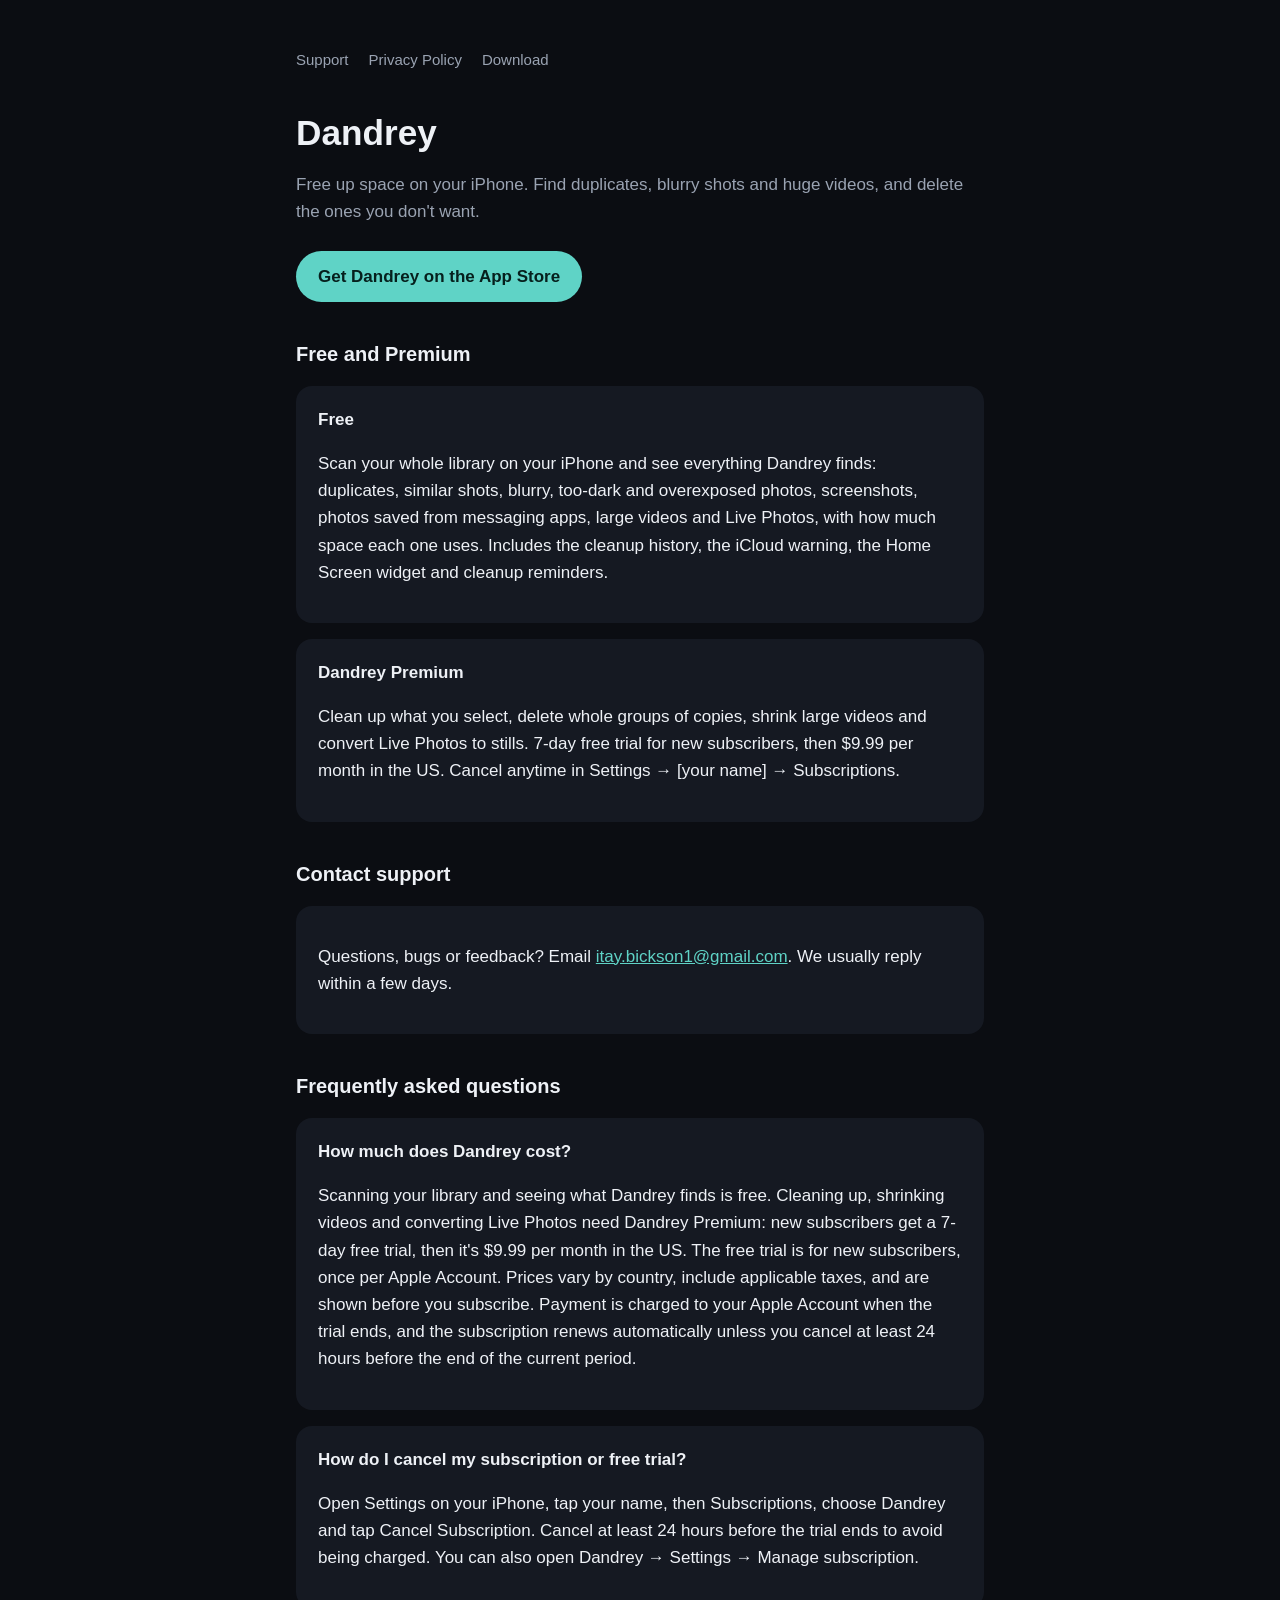
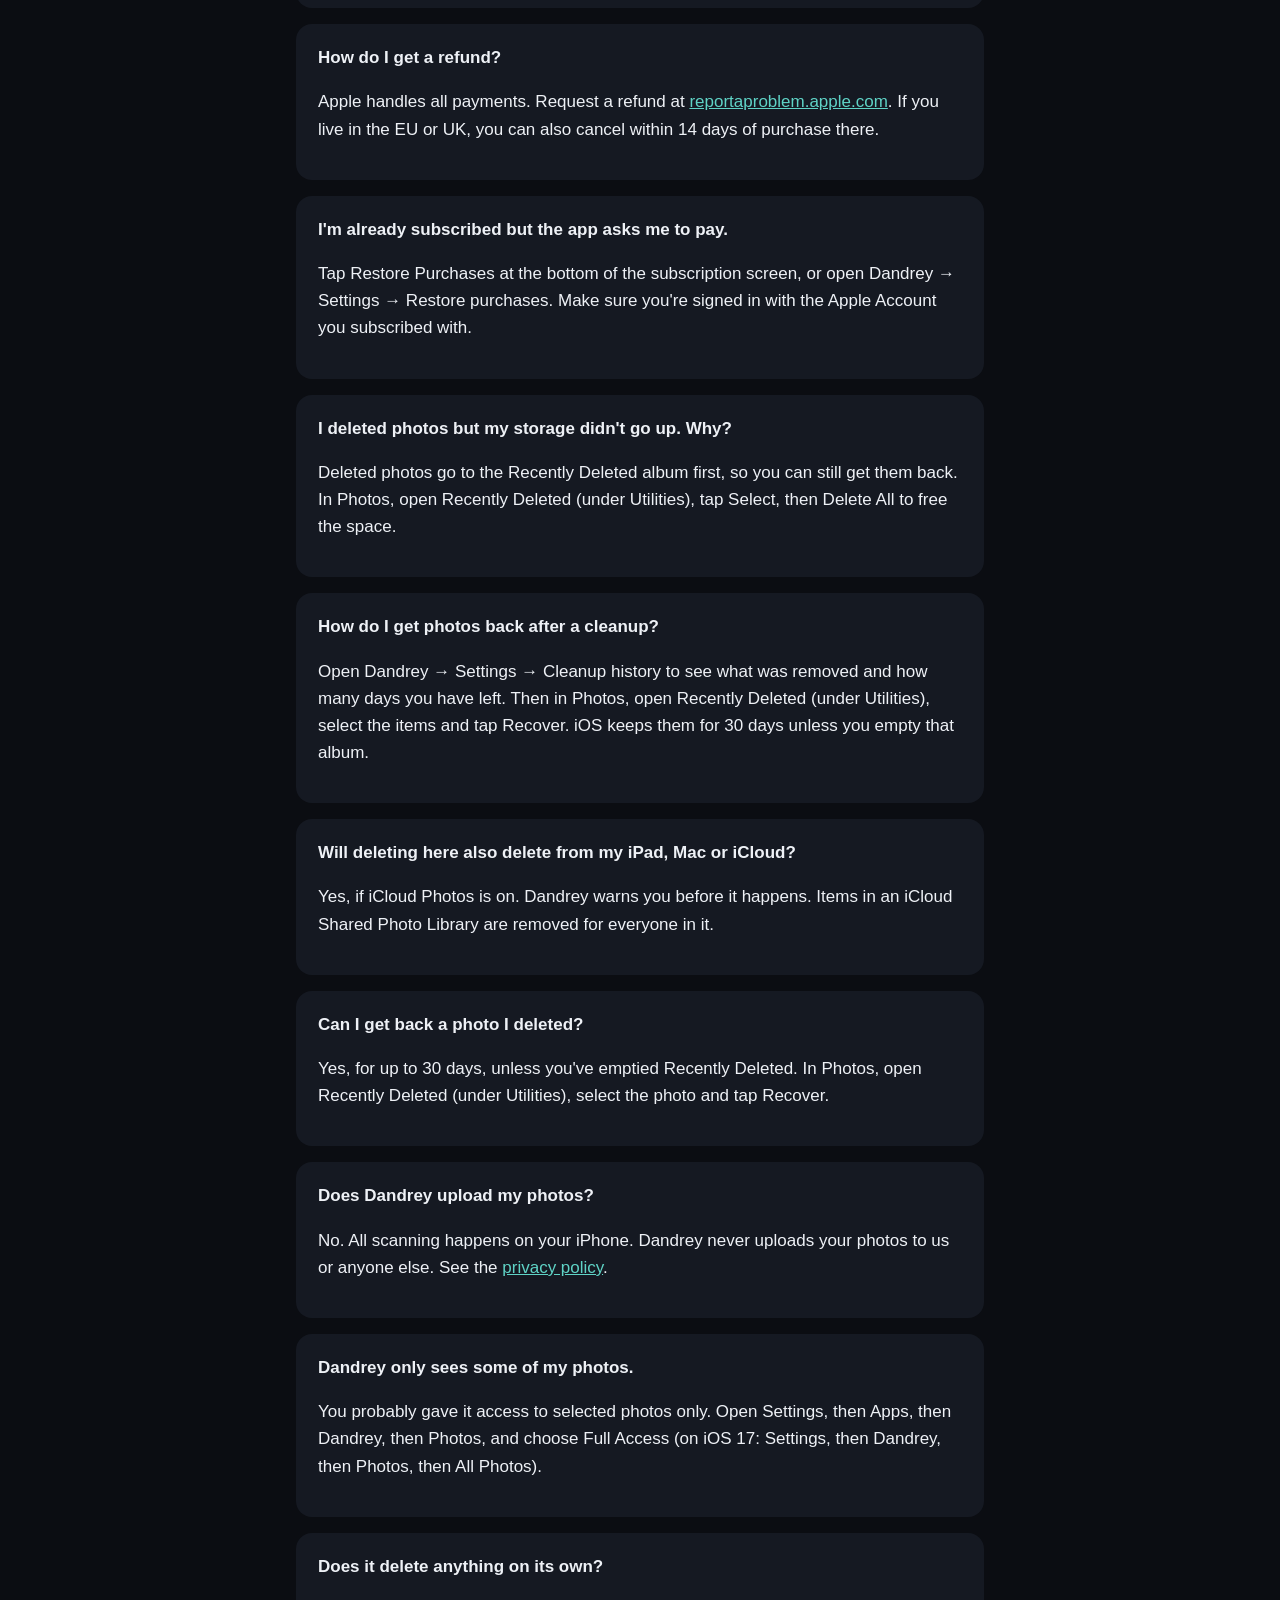
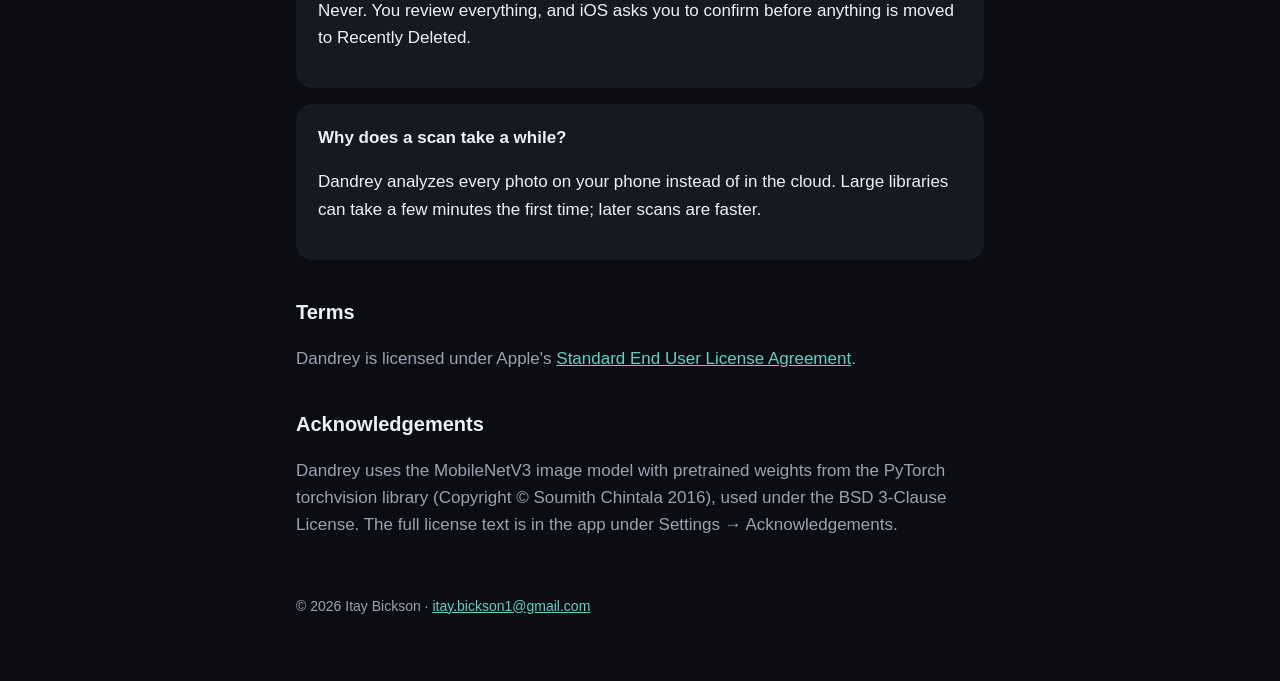
<file: index.html>
<!doctype html>
<html lang="en"><head><meta charset="utf-8"><meta name="viewport" content="width=device-width, initial-scale=1">
<title>Dandrey Support</title><meta name="description" content="Help, FAQ and contact for the Dandrey photo cleanup app."><link rel="stylesheet" href="style.css"></head>
<body><main><nav><a href="./">Support</a><a href="privacy.html">Privacy Policy</a><a href="download/">Download</a></nav>
<h1>Dandrey</h1>
<p class="muted">Free up space on your iPhone. Find duplicates, blurry shots and huge videos, and delete the ones you don't want.</p>
<a class="btn" href="download/">Get Dandrey on the App Store</a>

<h2>Free and Premium</h2>
<div class="card"><strong>Free</strong>
<p>Scan your whole library on your iPhone and see everything Dandrey finds: duplicates, similar shots, blurry, too-dark and overexposed photos, screenshots, photos saved from messaging apps, large videos and Live Photos, with how much space each one uses. Includes the cleanup history, the iCloud warning, the Home Screen widget and cleanup reminders.</p></div>
<div class="card"><strong>Dandrey Premium</strong>
<p>Clean up what you select, delete whole groups of copies, shrink large videos and convert Live Photos to stills. 7-day free trial for new subscribers, then $9.99 per month in the US. Cancel anytime in Settings → [your name] → Subscriptions.</p></div>

<h2>Contact support</h2>
<div class="card"><p>Questions, bugs or feedback? Email <a href="mailto:itay.bickson1@gmail.com?subject=Dandrey%20support">itay.bickson1@gmail.com</a>. We usually reply within a few days.</p></div>

<h2>Frequently asked questions</h2>
<div class="card"><strong>How much does Dandrey cost?</strong>
<p>Scanning your library and seeing what Dandrey finds is free. Cleaning up, shrinking videos and converting Live Photos need Dandrey Premium: new subscribers get a 7-day free trial, then it's $9.99 per month in the US. The free trial is for new subscribers, once per Apple Account. Prices vary by country, include applicable taxes, and are shown before you subscribe. Payment is charged to your Apple Account when the trial ends, and the subscription renews automatically unless you cancel at least 24 hours before the end of the current period.</p></div>
<div class="card"><strong>How do I cancel my subscription or free trial?</strong>
<p>Open Settings on your iPhone, tap your name, then Subscriptions, choose Dandrey and tap Cancel Subscription. Cancel at least 24 hours before the trial ends to avoid being charged. You can also open Dandrey → Settings → Manage subscription.</p></div>
<div class="card"><strong>How do I get a refund?</strong>
<p>Apple handles all payments. Request a refund at <a href="https://reportaproblem.apple.com">reportaproblem.apple.com</a>. If you live in the EU or UK, you can also cancel within 14 days of purchase there.</p></div>
<div class="card"><strong>I'm already subscribed but the app asks me to pay.</strong>
<p>Tap Restore Purchases at the bottom of the subscription screen, or open Dandrey → Settings → Restore purchases. Make sure you're signed in with the Apple Account you subscribed with.</p></div>
<div class="card"><strong>I deleted photos but my storage didn't go up. Why?</strong>
<p>Deleted photos go to the Recently Deleted album first, so you can still get them back. In Photos, open Recently Deleted (under Utilities), tap Select, then Delete All to free the space.</p></div>
<div class="card"><strong>How do I get photos back after a cleanup?</strong>
<p>Open Dandrey → Settings → Cleanup history to see what was removed and how many days you have left. Then in Photos, open Recently Deleted (under Utilities), select the items and tap Recover. iOS keeps them for 30 days unless you empty that album.</p></div>
<div class="card"><strong>Will deleting here also delete from my iPad, Mac or iCloud?</strong>
<p>Yes, if iCloud Photos is on. Dandrey warns you before it happens. Items in an iCloud Shared Photo Library are removed for everyone in it.</p></div>
<div class="card"><strong>Can I get back a photo I deleted?</strong>
<p>Yes, for up to 30 days, unless you've emptied Recently Deleted. In Photos, open Recently Deleted (under Utilities), select the photo and tap Recover.</p></div>
<div class="card"><strong>Does Dandrey upload my photos?</strong>
<p>No. All scanning happens on your iPhone. Dandrey never uploads your photos to us or anyone else. See the <a href="privacy.html">privacy policy</a>.</p></div>
<div class="card"><strong>Dandrey only sees some of my photos.</strong>
<p>You probably gave it access to selected photos only. Open Settings, then Apps, then Dandrey, then Photos, and choose Full Access (on iOS 17: Settings, then Dandrey, then Photos, then All Photos).</p></div>
<div class="card"><strong>Does it delete anything on its own?</strong>
<p>Never. You review everything, and iOS asks you to confirm before anything is moved to Recently Deleted.</p></div>
<div class="card"><strong>Why does a scan take a while?</strong>
<p>Dandrey analyzes every photo on your phone instead of in the cloud. Large libraries can take a few minutes the first time; later scans are faster.</p></div>

<h2>Terms</h2>
<p class="muted">Dandrey is licensed under Apple's <a href="https://www.apple.com/legal/internet-services/itunes/dev/stdeula/">Standard End User License Agreement</a>.</p>

<h2>Acknowledgements</h2>
<p class="muted">Dandrey uses the MobileNetV3 image model with pretrained weights from the PyTorch torchvision library (Copyright © Soumith Chintala 2016), used under the BSD 3-Clause License. The full license text is in the app under Settings → Acknowledgements.</p>
<footer>© 2026 Itay Bickson · <a href="mailto:itay.bickson1@gmail.com">itay.bickson1@gmail.com</a></footer></main></body></html>
</file>
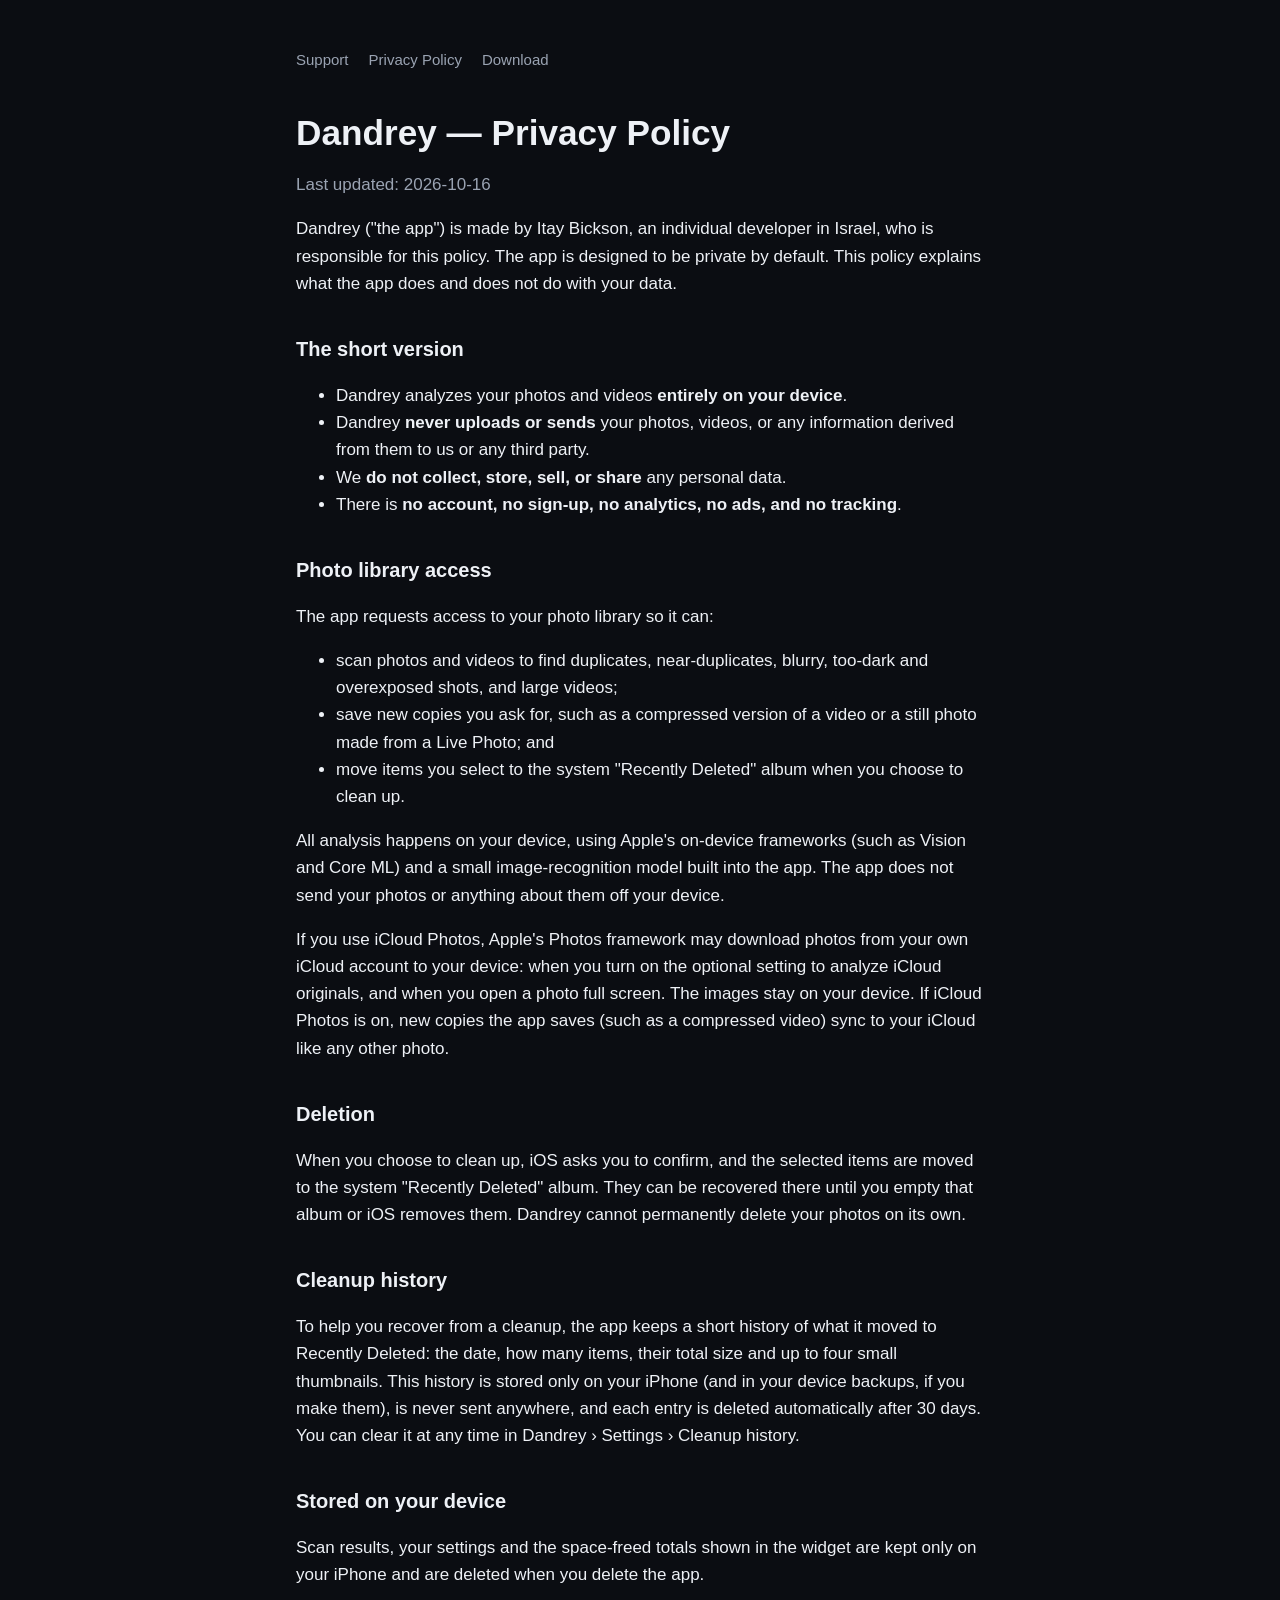
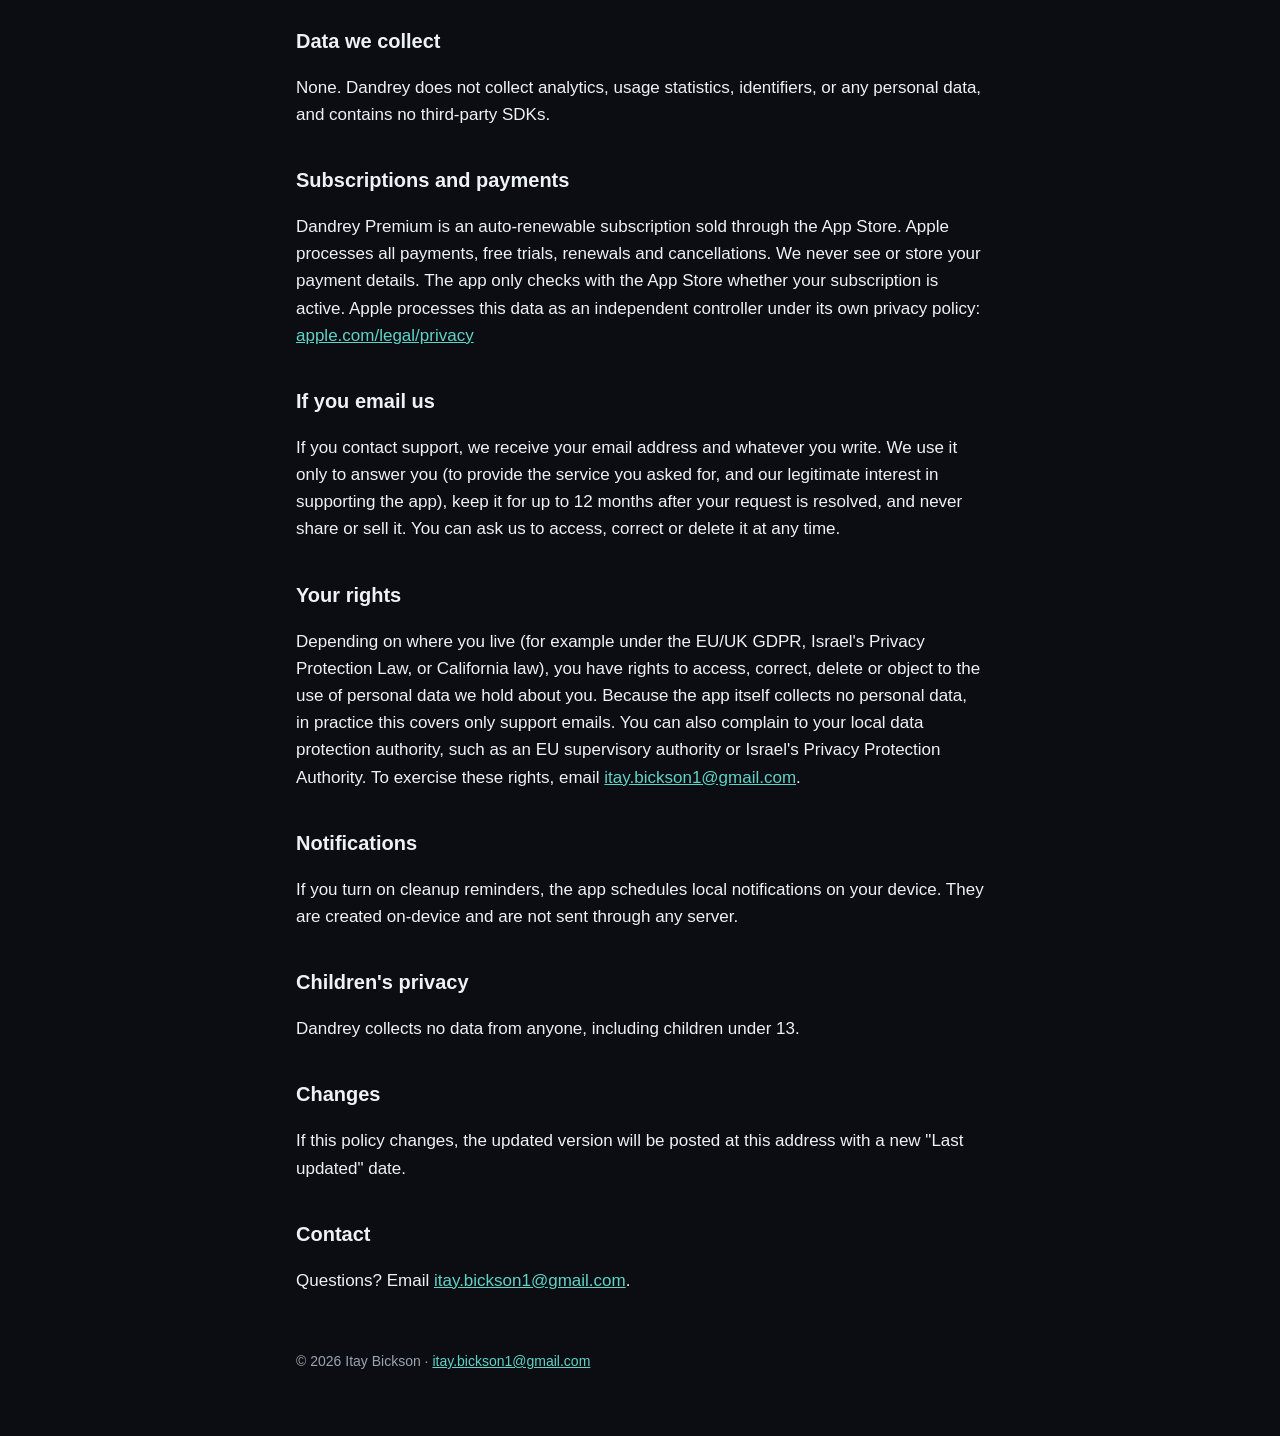
<file: privacy.html>
<!doctype html>
<html lang="en"><head><meta charset="utf-8"><meta name="viewport" content="width=device-width, initial-scale=1">
<title>Dandrey Privacy Policy</title><meta name="description" content="How Dandrey handles your data: it doesn't collect any."><link rel="stylesheet" href="style.css"></head>
<body><main><nav><a href="./">Support</a><a href="privacy.html">Privacy Policy</a><a href="download/">Download</a></nav>
<h1>Dandrey — Privacy Policy</h1>
<p class="muted">Last updated: 2026-10-16</p>
<p>Dandrey ("the app") is made by Itay Bickson, an individual developer in Israel, who is responsible for this policy. The app is designed to be private by default. This policy explains what the app does and does not do with your data.</p>
<h2>The short version</h2>
<ul><li>Dandrey analyzes your photos and videos <strong>entirely on your device</strong>.</li><li>Dandrey <strong>never uploads or sends</strong> your photos, videos, or any information derived from them to us or any third party.</li><li>We <strong>do not collect, store, sell, or share</strong> any personal data.</li><li>There is <strong>no account, no sign-up, no analytics, no ads, and no tracking</strong>.</li></ul>
<h2>Photo library access</h2>
<p>The app requests access to your photo library so it can:</p>
<ul><li>scan photos and videos to find duplicates, near-duplicates, blurry, too-dark and overexposed shots, and large videos;</li><li>save new copies you ask for, such as a compressed version of a video or a still photo made from a Live Photo; and</li><li>move items you select to the system "Recently Deleted" album when you choose to clean up.</li></ul>
<p>All analysis happens on your device, using Apple's on-device frameworks (such as Vision and Core ML) and a small image-recognition model built into the app. The app does not send your photos or anything about them off your device.</p>
<p>If you use iCloud Photos, Apple's Photos framework may download photos from your own iCloud account to your device: when you turn on the optional setting to analyze iCloud originals, and when you open a photo full screen. The images stay on your device. If iCloud Photos is on, new copies the app saves (such as a compressed video) sync to your iCloud like any other photo.</p>
<h2>Deletion</h2>
<p>When you choose to clean up, iOS asks you to confirm, and the selected items are moved to the system "Recently Deleted" album. They can be recovered there until you empty that album or iOS removes them. Dandrey cannot permanently delete your photos on its own.</p>
<h2>Cleanup history</h2>
<p>To help you recover from a cleanup, the app keeps a short history of what it moved to Recently Deleted: the date, how many items, their total size and up to four small thumbnails. This history is stored only on your iPhone (and in your device backups, if you make them), is never sent anywhere, and each entry is deleted automatically after 30 days. You can clear it at any time in Dandrey › Settings › Cleanup history.</p>
<h2>Stored on your device</h2>
<p>Scan results, your settings and the space-freed totals shown in the widget are kept only on your iPhone and are deleted when you delete the app.</p>
<h2>Data we collect</h2>
<p>None. Dandrey does not collect analytics, usage statistics, identifiers, or any personal data, and contains no third-party SDKs.</p>
<h2>Subscriptions and payments</h2>
<p>Dandrey Premium is an auto-renewable subscription sold through the App Store. Apple processes all payments, free trials, renewals and cancellations. We never see or store your payment details. The app only checks with the App Store whether your subscription is active. Apple processes this data as an independent controller under its own privacy policy: <a href="https://www.apple.com/legal/privacy/">apple.com/legal/privacy</a></p>
<h2>If you email us</h2>
<p>If you contact support, we receive your email address and whatever you write. We use it only to answer you (to provide the service you asked for, and our legitimate interest in supporting the app), keep it for up to 12 months after your request is resolved, and never share or sell it. You can ask us to access, correct or delete it at any time.</p>
<h2>Your rights</h2>
<p>Depending on where you live (for example under the EU/UK GDPR, Israel's Privacy Protection Law, or California law), you have rights to access, correct, delete or object to the use of personal data we hold about you. Because the app itself collects no personal data, in practice this covers only support emails. You can also complain to your local data protection authority, such as an EU supervisory authority or Israel's Privacy Protection Authority. To exercise these rights, email <a href="mailto:itay.bickson1@gmail.com">itay.bickson1@gmail.com</a>.</p>
<h2>Notifications</h2>
<p>If you turn on cleanup reminders, the app schedules local notifications on your device. They are created on-device and are not sent through any server.</p>
<h2>Children's privacy</h2>
<p>Dandrey collects no data from anyone, including children under 13.</p>
<h2>Changes</h2>
<p>If this policy changes, the updated version will be posted at this address with a new "Last updated" date.</p>
<h2>Contact</h2>
<p>Questions? Email <a href="mailto:itay.bickson1@gmail.com">itay.bickson1@gmail.com</a>.</p>
<footer>© 2026 Itay Bickson · <a href="mailto:itay.bickson1@gmail.com">itay.bickson1@gmail.com</a></footer></main></body></html>
</file>
<file: style.css>
:root { --bg:#0b0d12; --card:#151922; --text:#eef1f6; --muted:#9aa3b2; --accent:#5fd3c6; }
* { box-sizing:border-box; }
body { margin:0; background:var(--bg); color:var(--text); font:17px/1.6 -apple-system,BlinkMacSystemFont,"SF Pro Text","Segoe UI",Roboto,sans-serif; }
main { max-width:720px; margin:0 auto; padding:48px 16px 64px; }
h1 { font-size:2.2rem; line-height:1.2; margin:0 0 8px; }
h2 { font-size:1.25rem; margin:36px 0 8px; }
p, li { color:var(--text); }
.muted { color:var(--muted); }
a { color:var(--accent); }
.card { background:var(--card); border-radius:16px; padding:20px 22px; margin:16px 0; }
.btn { display:inline-block; background:var(--accent); color:#06201d; font-weight:600; text-decoration:none; padding:12px 22px; border-radius:999px; margin-top:8px; }
nav { display:flex; gap:20px; margin-bottom:40px; font-size:15px; }
nav a { color:var(--muted); text-decoration:none; }
nav a:hover { color:var(--text); }
footer { margin-top:56px; color:var(--muted); font-size:14px; }
</file>
